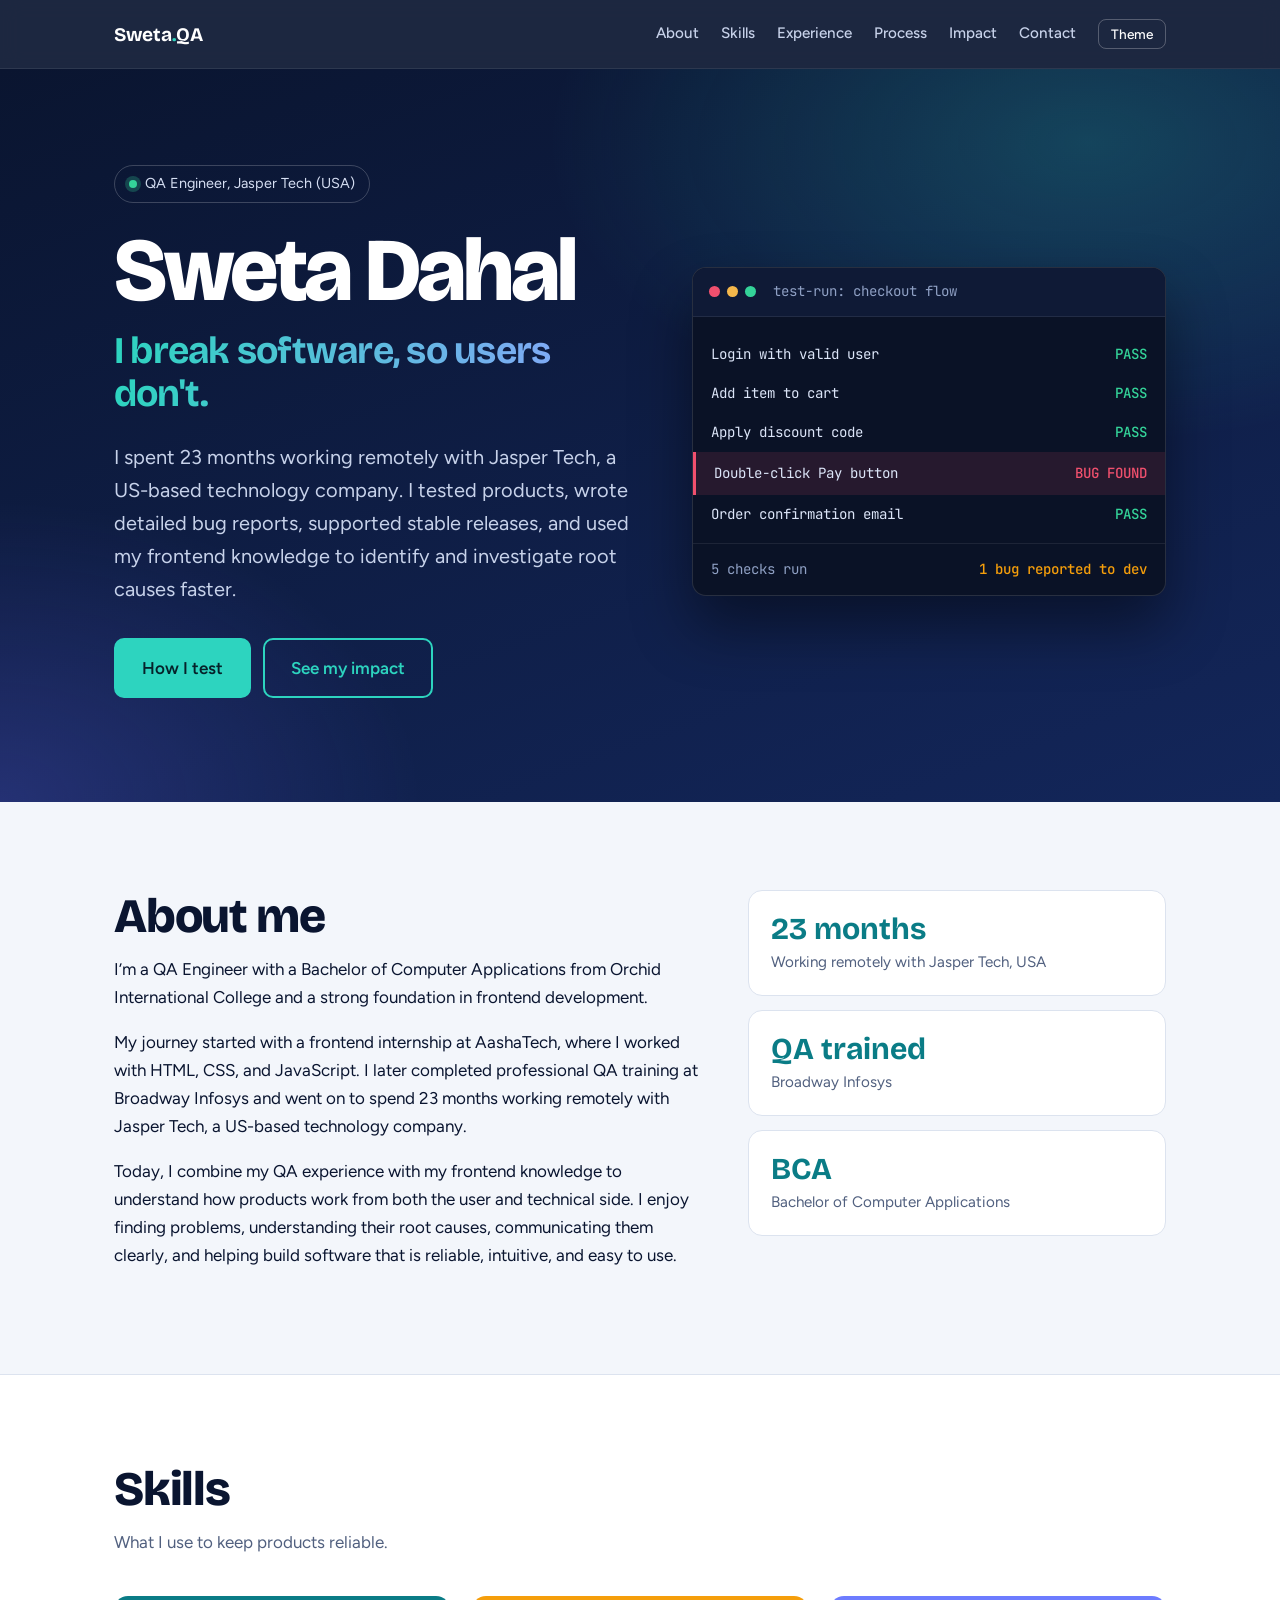
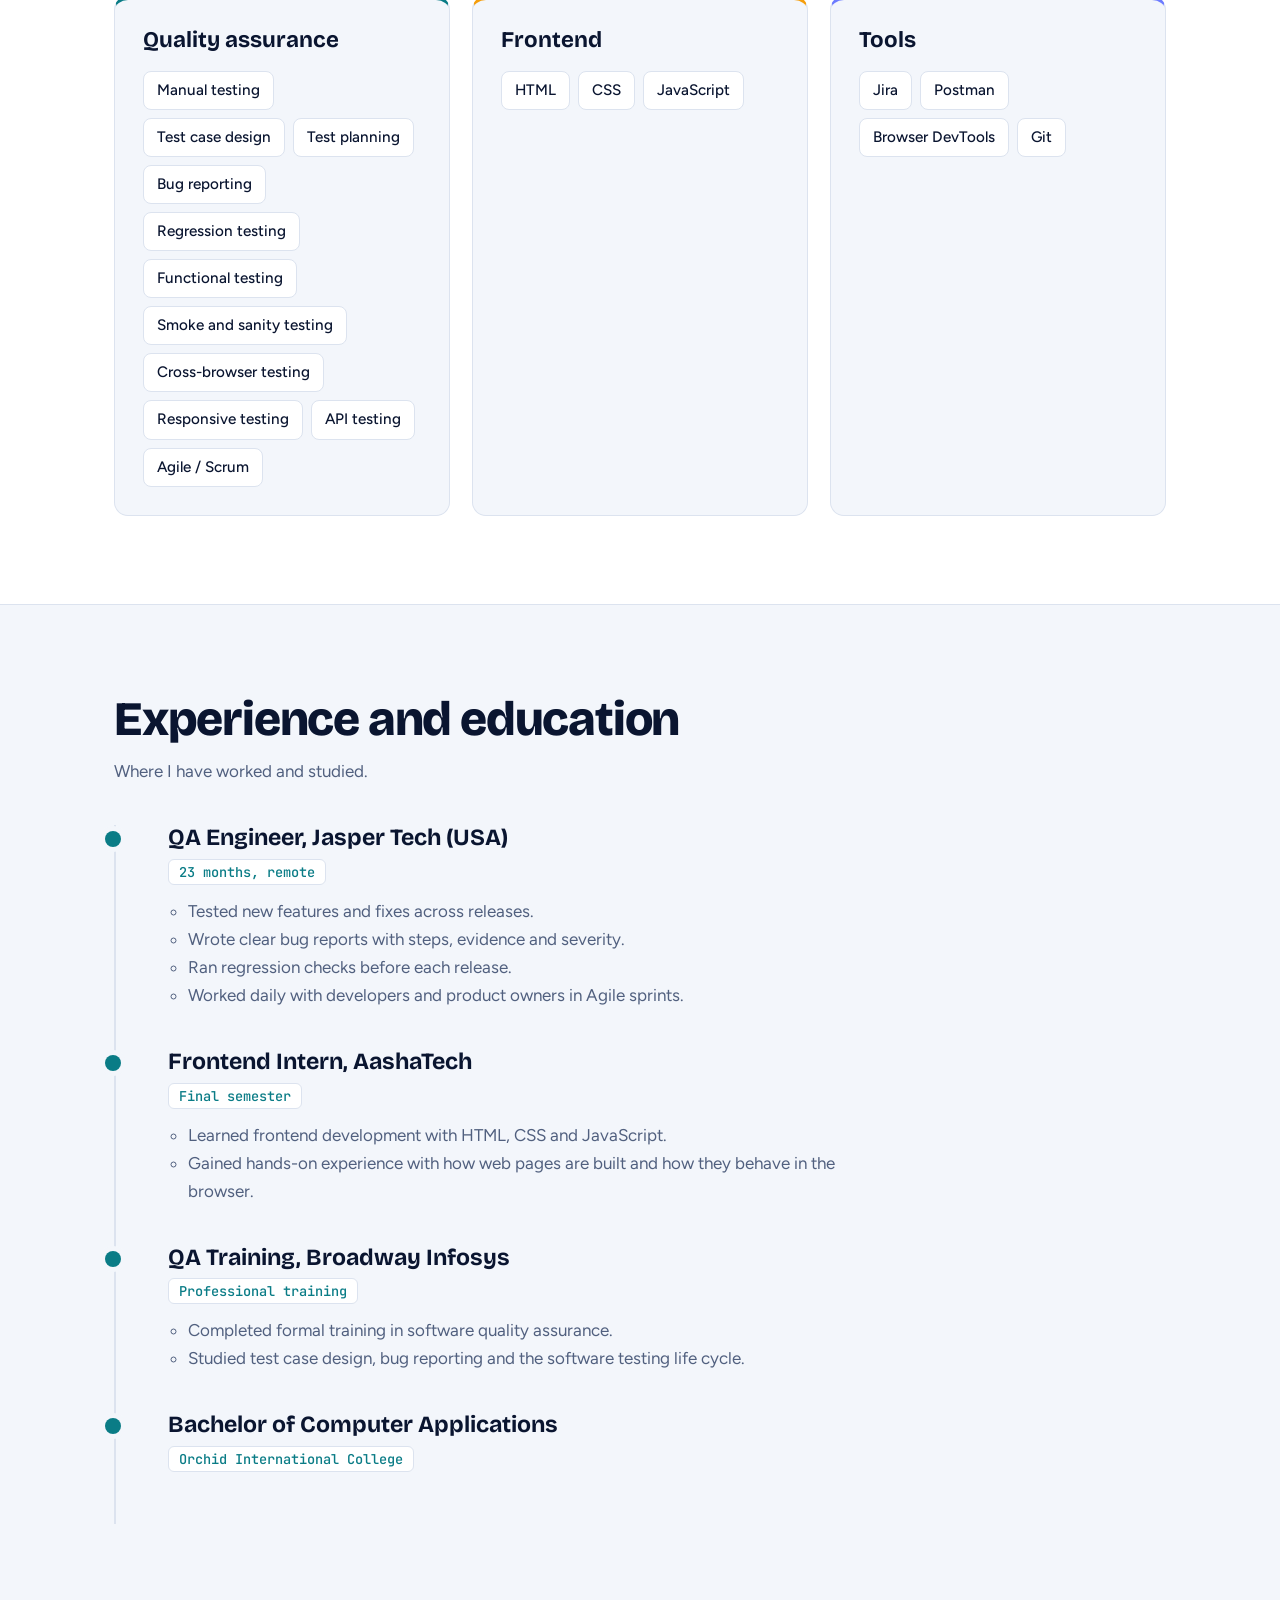
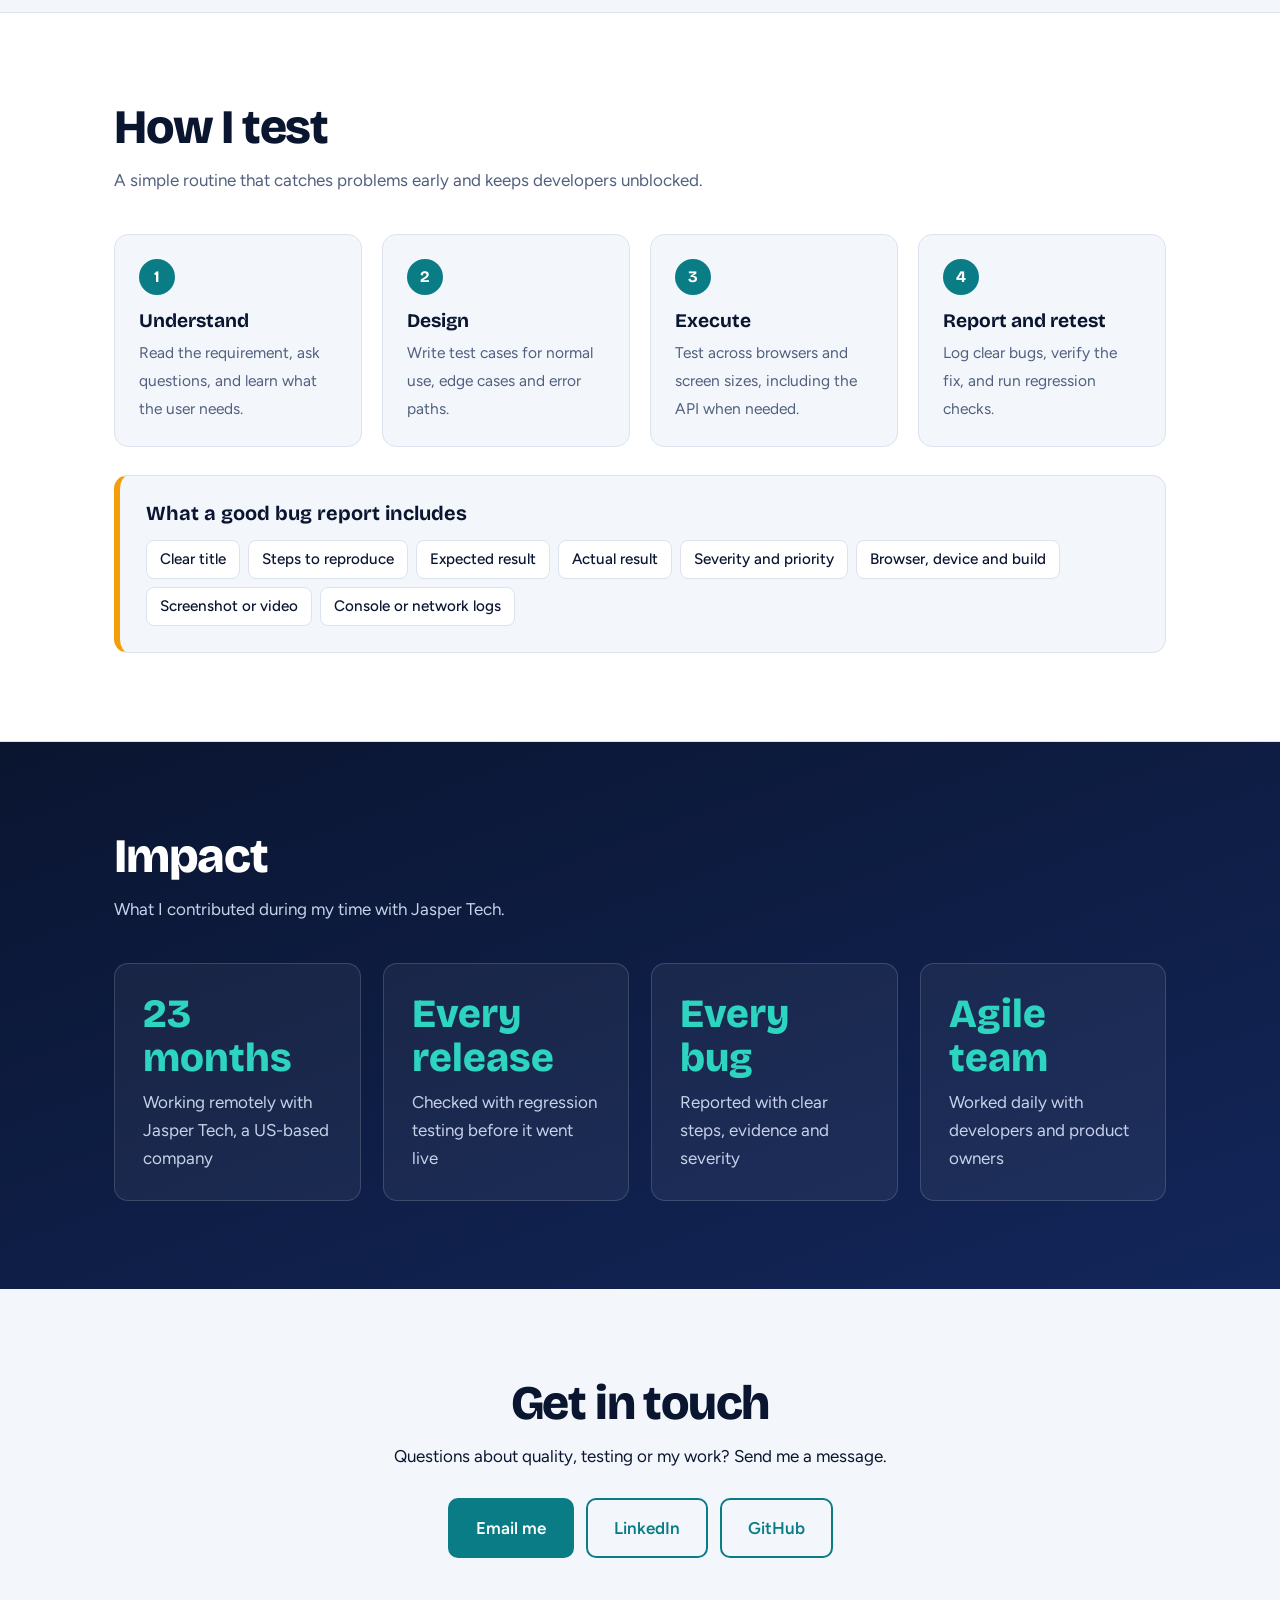
<file: index.html>
<!DOCTYPE html>
<html lang="en">
<head>
<meta charset="utf-8">
<meta name="viewport" content="width=device-width, initial-scale=1, viewport-fit=cover">
<title>Sweta Dahal | QA Engineer</title>
<link rel="preconnect" href="https://fonts.googleapis.com">
<link rel="preconnect" href="https://fonts.gstatic.com" crossorigin>
<link href="https://fonts.googleapis.com/css2?family=Bricolage+Grotesque:opsz,wght@12..96,500;12..96,700;12..96,800&family=Figtree:wght@400;500;600&family=JetBrains+Mono:wght@400;500&display=swap" rel="stylesheet">
<link rel="stylesheet" href="style.css">
</head>
<body>
<header>
  <div class="wrap">
    <a class="brand" href="#top">Sweta<i>.</i>QA</a>
    <nav aria-label="Main">
      <a href="#about">About</a><a href="#skills">Skills</a><a href="#experience">Experience</a><a href="#process">Process</a><a href="#impact">Impact</a><a href="#contact">Contact</a>
      <button id="theme" type="button" aria-label="Switch light or dark theme">Theme</button>
    </nav>
  </div>
</header>

<main id="top">
<section class="hero">
  <div class="wrap">
    <div>
      <div class="pill"><b></b>QA Engineer, Jasper Tech (USA)</div>
      <h1>Sweta Dahal <span>I break software, so users don't.</span></h1>
      <p class="lead">I spent 23 months working remotely with Jasper Tech, a US-based technology company. I tested products, wrote detailed bug reports, supported stable releases, and used my frontend knowledge to identify and investigate root causes faster.</p>
      <div class="btns">
        <a class="btn primary" href="#process">How I test</a>
        <a class="btn ghost" href="#impact">See my impact</a>
      </div>
    </div>
    <div class="panel" role="img" aria-label="Test run showing four passed checks and one failed check that found a bug">
      <div class="bar"><i style="background:#F0506E"></i><i style="background:#F5B84B"></i><i style="background:#34D399"></i><span>test-run: checkout flow</span></div>
      <div class="rows">
        <div class="row pass"><span>Login with valid user</span><em>PASS</em></div>
        <div class="row pass"><span>Add item to cart</span><em>PASS</em></div>
        <div class="row pass"><span>Apply discount code</span><em>PASS</em></div>
        <div class="row fail"><span>Double-click Pay button</span><em>BUG FOUND</em></div>
        <div class="row pass"><span>Order confirmation email</span><em>PASS</em></div>
      </div>
      <div class="sum"><span>5 checks run</span><b>1 bug reported to dev</b></div>
    </div>
  </div>
</section>

<section id="about">
  <div class="wrap about">
    <div>
      <h2>About me</h2>
      <p>I’m a QA Engineer with a Bachelor of Computer Applications from Orchid International College and a strong foundation in frontend development.</p>
      <p>My journey started with a frontend internship at AashaTech, where I worked with HTML, CSS, and JavaScript. I later completed professional QA training at Broadway Infosys and went on to spend 23 months working remotely with Jasper Tech, a US-based technology company.</p>
      <p>Today, I combine my QA experience with my frontend knowledge to understand how products work from both the user and technical side. I enjoy finding problems, understanding their root causes, communicating them clearly, and helping build software that is reliable, intuitive, and easy to use.</p>
    </div>
    <div class="facts">
      <div class="fact"><b>23 months</b><span>Working remotely with Jasper Tech, USA</span></div>
      <div class="fact"><b>QA trained</b><span>Broadway Infosys</span></div>
      <div class="fact"><b>BCA</b><span>Bachelor of Computer Applications</span></div>
    </div>
  </div>
</section>

<section id="skills" class="alt">
  <div class="wrap">
    <h2>Skills</h2>
    <p class="sub">What I use to keep products reliable.</p>
    <div class="grid">
      <div class="card"><h3>Quality assurance</h3>
        <ul class="chips"><li>Manual testing</li><li>Test case design</li><li>Test planning</li><li>Bug reporting</li><li>Regression testing</li><li>Functional testing</li><li>Smoke and sanity testing</li><li>Cross-browser testing</li><li>Responsive testing</li><li>API testing</li><li>Agile / Scrum</li></ul></div>
      <div class="card"><h3>Frontend</h3>
        <ul class="chips"><li>HTML</li><li>CSS</li><li>JavaScript</li></ul></div>
      <div class="card"><h3>Tools</h3>
        <ul class="chips"><li>Jira</li><li>Postman</li><li>Browser DevTools</li><li>Git</li></ul></div>
    </div>
  </div>
</section>

<section id="experience">
  <div class="wrap">
    <h2>Experience and education</h2>
    <p class="sub">Where I have worked and studied.</p>
    <ol class="timeline">
      <li><h3>QA Engineer, Jasper Tech (USA)</h3><span class="when">23 months, remote</span>
        <ul><li>Tested new features and fixes across releases.</li><li>Wrote clear bug reports with steps, evidence and severity.</li><li>Ran regression checks before each release.</li><li>Worked daily with developers and product owners in Agile sprints.</li></ul></li>
      <li><h3>Frontend Intern, AashaTech</h3><span class="when">Final semester</span>
        <ul><li>Learned frontend development with HTML, CSS and JavaScript.</li><li>Gained hands-on experience with how web pages are built and how they behave in the browser.</li></ul></li>
      <li><h3>QA Training, Broadway Infosys</h3><span class="when">Professional training</span>
        <ul><li>Completed formal training in software quality assurance.</li><li>Studied test case design, bug reporting and the software testing life cycle.</li></ul></li>
      <li><h3>Bachelor of Computer Applications</h3><span class="when">Orchid International College</span></li>
    </ol>
  </div>
</section>

<section id="process" class="alt">
  <div class="wrap">
    <h2>How I test</h2>
    <p class="sub">A simple routine that catches problems early and keeps developers unblocked.</p>
    <ol class="steps">
      <li><b>Understand</b><span>Read the requirement, ask questions, and learn what the user needs.</span></li>
      <li><b>Design</b><span>Write test cases for normal use, edge cases and error paths.</span></li>
      <li><b>Execute</b><span>Test across browsers and screen sizes, including the API when needed.</span></li>
      <li><b>Report and retest</b><span>Log clear bugs, verify the fix, and run regression checks.</span></li>
    </ol>
    <div class="report">
      <div class="rh"><h3>What a good bug report includes</h3></div>
      <ul class="chips"><li>Clear title</li><li>Steps to reproduce</li><li>Expected result</li><li>Actual result</li><li>Severity and priority</li><li>Browser, device and build</li><li>Screenshot or video</li><li>Console or network logs</li></ul>
    </div>
  </div>
</section>

<section id="impact" class="impact">
  <div class="wrap">
    <h2>Impact</h2>
    <p class="sub">What I contributed during my time with Jasper Tech.</p>
    <div class="stats">
      <div class="stat"><b>23 months</b><span>Working remotely with Jasper Tech, a US-based company</span></div>
      <div class="stat"><b>Every release</b><span>Checked with regression testing before it went live</span></div>
      <div class="stat"><b>Every bug</b><span>Reported with clear steps, evidence and severity</span></div>
      <div class="stat"><b>Agile team</b><span>Worked daily with developers and product owners</span></div>
    </div>
    <!-- To add numbers later, e.g. <div class="stat"><b>300+</b><span>Bugs found and reported</span></div> -->
  </div>
</section>

<section id="contact" class="contact">
  <div class="wrap">
    <h2>Get in touch</h2>
    <p>Questions about quality, testing or my work? Send me a message.</p>
    <div class="links">
      <a class="btn primary" href="mailto:your.email@example.com">Email me</a>
      <a class="btn ghost" href="https://www.linkedin.com/in/your-profile">LinkedIn</a>
      <a class="btn ghost" href="https://github.com/your-username">GitHub</a>
    </div>
  </div>
</section>
</main>


<script src="script.js"></script>
</body>
</html>
</file>
<file: style.css>
/* Sweta Dahal portfolio styles */

:root {
  --bg: #F3F6FB;
  --surface: #FFFFFF;
  --ink: #0A1530;
  --muted: #51607F;
  --line: #DCE3EF;
  --accent: #0A7C86;
  --navy: #0A1530;
  --navy2: #13265A;
  --teal: #2DD4BF;
  --amber: #F59E0B;
  --red: #F0506E;
  --green: #34D399;
  --head: 'Bricolage Grotesque','Segoe UI',system-ui,sans-serif;
  --body: 'Figtree',system-ui,-apple-system,'Segoe UI',sans-serif;
  --mono: 'JetBrains Mono',ui-monospace,Menlo,Consolas,monospace;
  box-sizing: border-box;
  padding-top: env(safe-area-inset-top,0px);
  padding-bottom: env(safe-area-inset-bottom,0px);
}

@media (prefers-color-scheme:dark) {
  :root:not([data-theme="light"]) {
    --bg: #0A1428;
    --surface: #12203C;
    --ink: #EAF0FB;
    --muted: #A3B1CC;
    --line: #24365C;
    --accent: #2DD4BF;
  }
}

:root[data-theme="dark"] {
  --bg: #0A1428;
  --surface: #12203C;
  --ink: #EAF0FB;
  --muted: #A3B1CC;
  --line: #24365C;
  --accent: #2DD4BF;
}

html {
  scroll-behavior: smooth;
  scroll-padding-top: calc(68px + env(safe-area-inset-top,0px));
}

*,*::before,*::after {
  box-sizing: inherit;
}

body {
  margin: 0;
  background: var(--bg);
  color: var(--ink);
  font: 400 1.0625rem/1.65 var(--body);
}

a {
  color: var(--accent);
}

:focus-visible {
  outline: 3px solid var(--teal);
  outline-offset: 3px;
  border-radius: 4px;
}

.wrap {
  max-width: 1100px;
  margin: 0 auto;
  padding: 0 24px;
}

h1,h2,h3 {
  font-family: var(--head);
  margin: 0;
  line-height: 1.1;
}

p {
  margin: 0 0 1em;
  max-width: 62ch;
}

/* header */
header {
  position: sticky;
  top: env(safe-area-inset-top,0px);
  z-index: 10;
  background: rgba(10,21,48,.92);
  backdrop-filter: blur(10px);
  border-bottom: 1px solid rgba(255,255,255,.08);
}

header .wrap {
  display: flex;
  align-items: center;
  justify-content: space-between;
  height: 68px;
  gap: 16px;
}

.brand {
  font: 700 1.2rem var(--head);
  color: #fff;
  text-decoration: none;
}

.brand i {
  color: var(--teal);
  font-style: normal;
}

nav {
  display: flex;
  gap: 22px;
  align-items: center;
  overflow-x: auto;
}

nav a {
  color: #C7D2EA;
  text-decoration: none;
  font-weight: 500;
  font-size: .95rem;
  white-space: nowrap;
}

nav a:hover {
  color: #fff;
}

#theme {
  background: transparent;
  border: 1px solid rgba(255,255,255,.25);
  color: #fff;
  border-radius: 8px;
  padding: 6px 12px;
  cursor: pointer;
  font: 500 .85rem var(--body);
}

/* hero */
.hero {
  background: radial-gradient(900px 500px at 85% 10%,rgba(45,212,191,.22),transparent 60%),radial-gradient(700px 500px at 0% 100%,rgba(99,102,241,.25),transparent 60%),linear-gradient(160deg,var(--navy),var(--navy2));
  color: #fff;
  padding: 96px 0 104px;
  overflow: hidden;
}

.hero .wrap {
  display: grid;
  grid-template-columns: 1.1fr 1fr;
  gap: 56px;
  align-items: center;
}

.pill {
  display: inline-flex;
  align-items: center;
  gap: 8px;
  border: 1px solid rgba(255,255,255,.2);
  border-radius: 99px;
  padding: 6px 14px;
  font-size: .9rem;
  color: #D5DEF2;
  margin-bottom: 24px;
}

.pill b {
  width: 8px;
  height: 8px;
  border-radius: 50%;
  background: var(--green);
  box-shadow: 0 0 0 4px rgba(52,211,153,.25);
}

h1 {
  font-size: clamp(3rem,7.5vw,5.6rem);
  font-weight: 800;
  letter-spacing: -.035em;
  line-height: .98;
}

h1 span {
  display: block;
  background: linear-gradient(90deg,var(--teal),#8EA2FF);
  -webkit-background-clip: text;
  background-clip: text;
  color: transparent;
}

.lead {
  font-size: 1.25rem;
  color: #C7D2EA;
  margin: 26px 0 32px;
}

.btns {
  display: flex;
  gap: 12px;
  flex-wrap: wrap;
}

.btn {
  display: inline-block;
  padding: 14px 26px;
  border-radius: 10px;
  font-weight: 600;
  text-decoration: none;
  border: 2px solid var(--teal);
  transition: transform .15s;
}

.btn:hover {
  transform: translateY(-2px);
}

.btn.primary {
  background: var(--teal);
  color: #06222A;
}

.btn.ghost {
  color: var(--teal);
}

/* test run panel */
.panel {
  background: #0A1226;
  border: 1px solid rgba(255,255,255,.12);
  border-radius: 14px;
  box-shadow: 0 30px 60px rgba(0,0,0,.45);
  overflow: hidden;
  font-family: var(--mono);
  font-size: .88rem;
}

.bar {
  display: flex;
  align-items: center;
  gap: 7px;
  padding: 12px 16px;
  background: #0F1A36;
  border-bottom: 1px solid rgba(255,255,255,.08);
  color: #8FA0C4;
}

.bar i {
  width: 11px;
  height: 11px;
  border-radius: 50%;
  display: inline-block;
}

.bar span {
  margin-left: 10px;
}

.rows {
  padding: 18px 18px 8px;
}

.row {
  display: flex;
  justify-content: space-between;
  gap: 12px;
  padding: 8px 0;
  color: #DCE5F8;
  opacity: 0;
  transform: translateY(6px);
  animation: in .4s forwards;
}

.row em {
  font-style: normal;
  font-weight: 500;
}

.pass em {
  color: var(--green);
}

.fail em {
  color: var(--red);
}

.row.fail {
  background: rgba(240,80,110,.12);
  margin: 0 -18px;
  padding: 10px 18px;
  border-left: 3px solid var(--red);
}

.sum {
  padding: 14px 18px;
  border-top: 1px solid rgba(255,255,255,.08);
  color: #8FA0C4;
  display: flex;
  justify-content: space-between;
  opacity: 0;
  animation: in .4s 2.6s forwards;
}

.sum b {
  color: var(--amber);
  font-weight: 500;
}

@keyframes in {
  to {
    opacity: 1;
    transform: none;
  }
}

.row:nth-child(1) {
  animation-delay: .3s;
}

.row:nth-child(2) {
  animation-delay: .8s;
}

.row:nth-child(3) {
  animation-delay: 1.3s;
}

.row:nth-child(4) {
  animation-delay: 1.8s;
}

.row:nth-child(5) {
  animation-delay: 2.3s;
}

/* sections */
section {
  padding: 88px 0;
}

h2 {
  font-size: clamp(2rem,4vw,3rem);
  font-weight: 800;
  letter-spacing: -.025em;
  margin-bottom: 12px;
}

.sub {
  color: var(--muted);
  margin-bottom: 40px;
}

.alt {
  background: var(--surface);
  border-top: 1px solid var(--line);
  border-bottom: 1px solid var(--line);
}

.about {
  display: grid;
  grid-template-columns: 1.4fr 1fr;
  gap: 48px;
  align-items: start;
}

.facts {
  display: grid;
  gap: 14px;
}

.fact {
  background: var(--surface);
  border: 1px solid var(--line);
  border-radius: 14px;
  padding: 20px 22px;
}

.alt .fact {
  background: var(--bg);
}

.fact b {
  display: block;
  font: 700 1.9rem var(--head);
  color: var(--accent);
}

.fact span {
  color: var(--muted);
  font-size: .95rem;
}

.grid {
  display: grid;
  grid-template-columns: repeat(auto-fit,minmax(300px,1fr));
  gap: 22px;
}

.card {
  background: var(--bg);
  border: 1px solid var(--line);
  border-top: 4px solid var(--accent);
  border-radius: 14px;
  padding: 28px;
}

.card:nth-child(2) {
  border-top-color: var(--amber);
}

.card:nth-child(3) {
  border-top-color: #6D7CFF;
}

.card h3 {
  font-size: 1.4rem;
  margin-bottom: 18px;
}

.chips {
  display: flex;
  flex-wrap: wrap;
  gap: 8px;
  padding: 0;
  margin: 0;
  list-style: none;
}

.chips li {
  background: var(--surface);
  border: 1px solid var(--line);
  border-radius: 8px;
  padding: 6px 13px;
  font-size: .95rem;
  font-weight: 500;
}

.timeline {
  list-style: none;
  margin: 0;
  padding: 0 0 0 28px;
  border-left: 2px solid var(--line);
}

.timeline>li {
  position: relative;
  padding: 0 0 40px 24px;
}

.timeline>li::before {
  content: "";
  position: absolute;
  left: -39px;
  top: 6px;
  width: 16px;
  height: 16px;
  border-radius: 50%;
  background: var(--accent);
  box-shadow: 0 0 0 5px var(--bg);
}

.timeline h3 {
  font-size: 1.45rem;
}

.when {
  display: inline-block;
  margin: 8px 0 12px;
  font: 500 .85rem var(--mono);
  color: var(--accent);
  background: var(--surface);
  border: 1px solid var(--line);
  border-radius: 6px;
  padding: 3px 10px;
}

.timeline ul {
  margin: 0;
  padding-left: 20px;
  max-width: 64ch;
  color: var(--muted);
}

.impact {
  background: linear-gradient(160deg,var(--navy),var(--navy2));
  color: #fff;
}

.impact .sub {
  color: #C7D2EA;
}

.stats {
  display: grid;
  grid-template-columns: repeat(auto-fit,minmax(220px,1fr));
  gap: 22px;
}

.stat {
  border: 1px solid rgba(255,255,255,.15);
  background: rgba(255,255,255,.05);
  border-radius: 14px;
  padding: 28px;
}

.stat b {
  display: block;
  font: 800 2.5rem/1.1 var(--head);
  color: var(--teal);
  margin-bottom: 8px;
}

.stat span {
  color: #C7D2EA;
}

.contact {
  text-align: center;
}

.contact p {
  margin-left: auto;
  margin-right: auto;
}

.links {
  display: flex;
  gap: 12px;
  justify-content: center;
  flex-wrap: wrap;
  margin-top: 28px;
}

.contact .btn.primary {
  background: var(--accent);
  border-color: var(--accent);
  color: #fff;
}

.contact .btn.ghost {
  color: var(--accent);
  border-color: var(--accent);
}

:root[data-theme="dark"] .contact .btn.primary {
  color: #06222A;
}

footer {
  padding: 28px 0;
  background: var(--navy);
  color: #A9B7D6;
  text-align: center;
  font-size: .9rem;
}

.steps {
  list-style: none;
  margin: 0 0 28px;
  padding: 0;
  display: grid;
  grid-template-columns: repeat(auto-fit,minmax(220px,1fr));
  gap: 20px;
  counter-reset: s;
}

.steps li {
  counter-increment: s;
  background: var(--bg);
  border: 1px solid var(--line);
  border-radius: 14px;
  padding: 24px;
  position: relative;
}

.steps li::before {
  content: counter(s);
  display: grid;
  place-items: center;
  width: 36px;
  height: 36px;
  border-radius: 50%;
  background: var(--accent);
  color: #fff;
  font: 700 1rem var(--head);
  margin-bottom: 14px;
}

:root[data-theme="dark"] .steps li::before {
  color: #06222A;
}

@media (prefers-color-scheme:dark) {
  :root:not([data-theme="light"]) .steps li::before {
    color: #06222A;
  }
}

.steps b {
  display: block;
  font: 700 1.2rem var(--head);
  margin-bottom: 6px;
}

.steps span {
  color: var(--muted);
  font-size: .97rem;
}

.report {
  background: var(--bg);
  border: 1px solid var(--line);
  border-left: 6px solid var(--amber);
  border-radius: 14px;
  padding: 26px;
}

.report h3 {
  font-size: 1.25rem;
  margin-bottom: 16px;
}

.report .chips li {
  background: var(--surface);
}

@media (max-width:820px) {
  .hero .wrap,.about {
    grid-template-columns: 1fr;
  }
  .hero {
    padding: 64px 0 72px;
  }
  section {
    padding: 64px 0;
  }
}

@media (prefers-reduced-motion:reduce) {
  html {
    scroll-behavior: auto;
  }
  .row,.sum {
    animation: none;
    opacity: 1;
    transform: none;
  }
  .btn:hover {
    transform: none;
  }
}

/* Hero tagline sits under the name at a smaller size */
h1 span {
  font-size: .42em;
  line-height: 1.15;
  margin-top: 14px;
  letter-spacing: -.02em;
  font-weight: 700;
}
</file>
